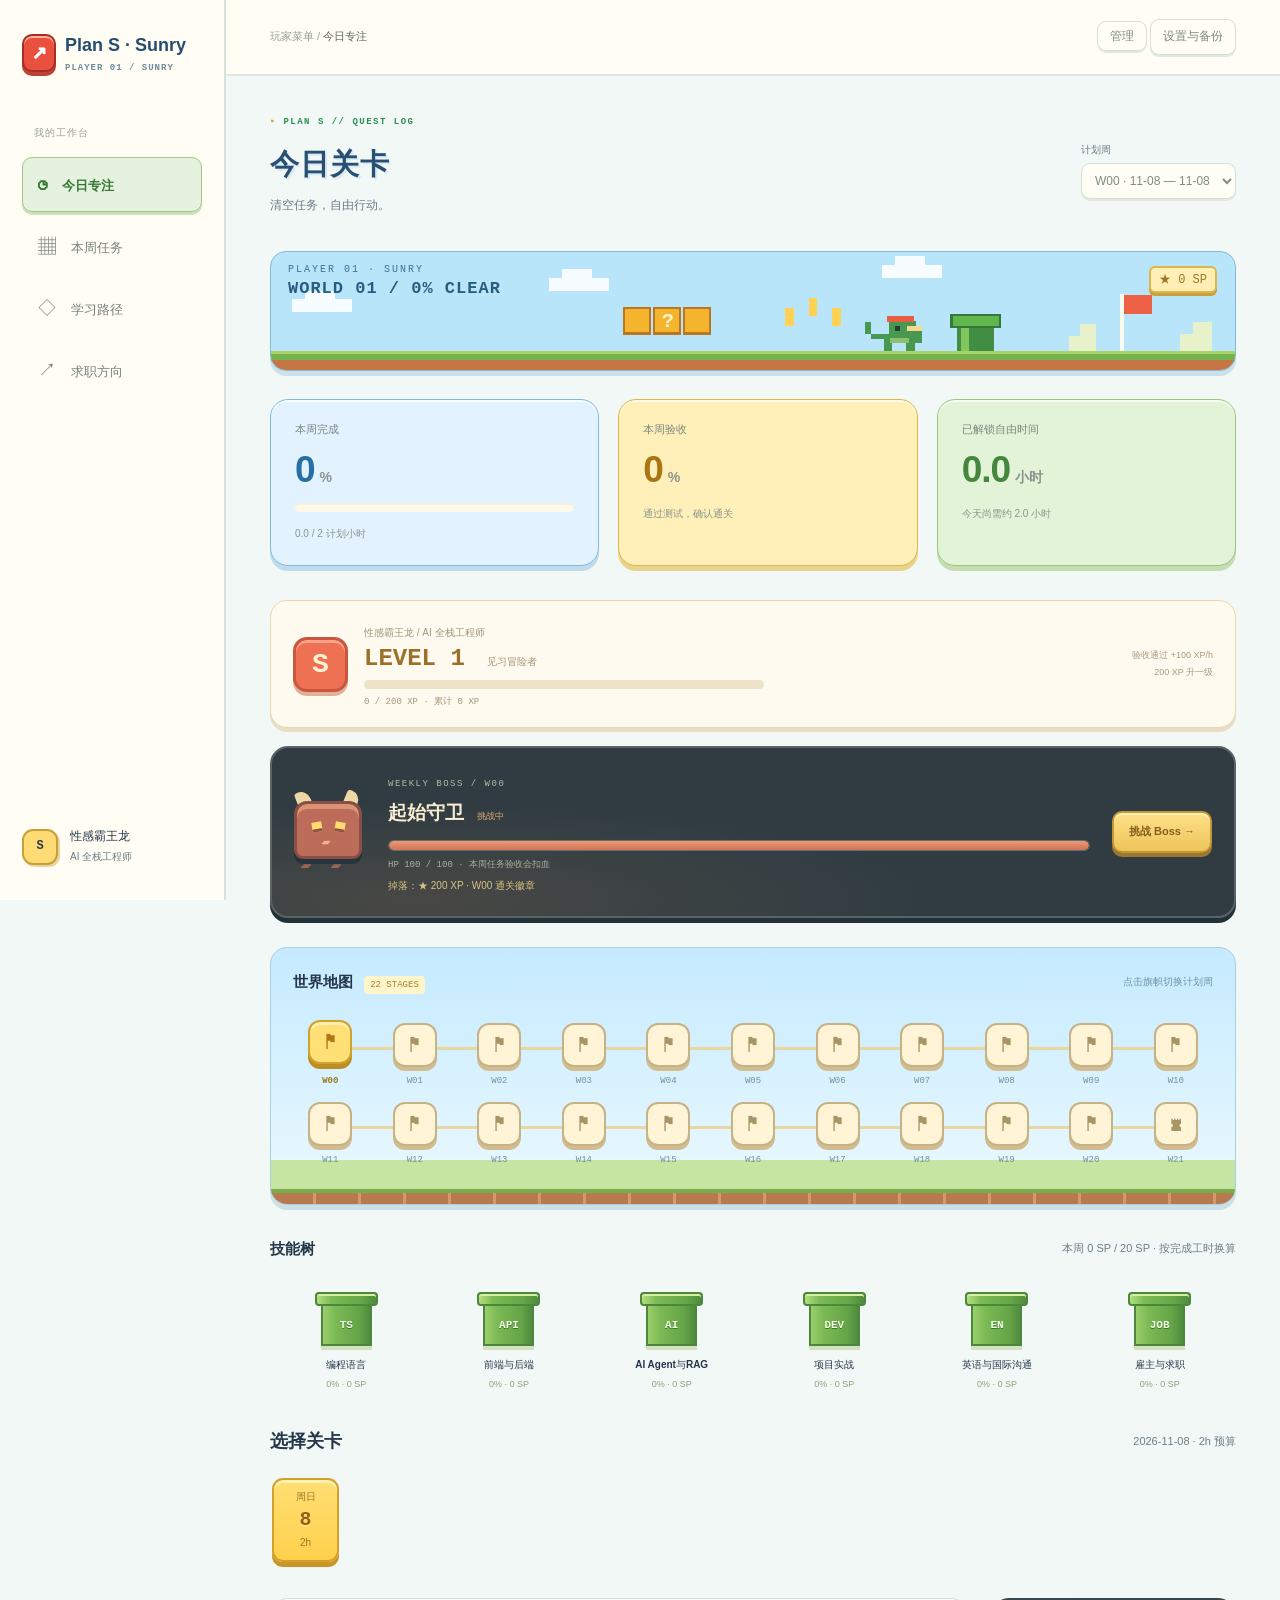
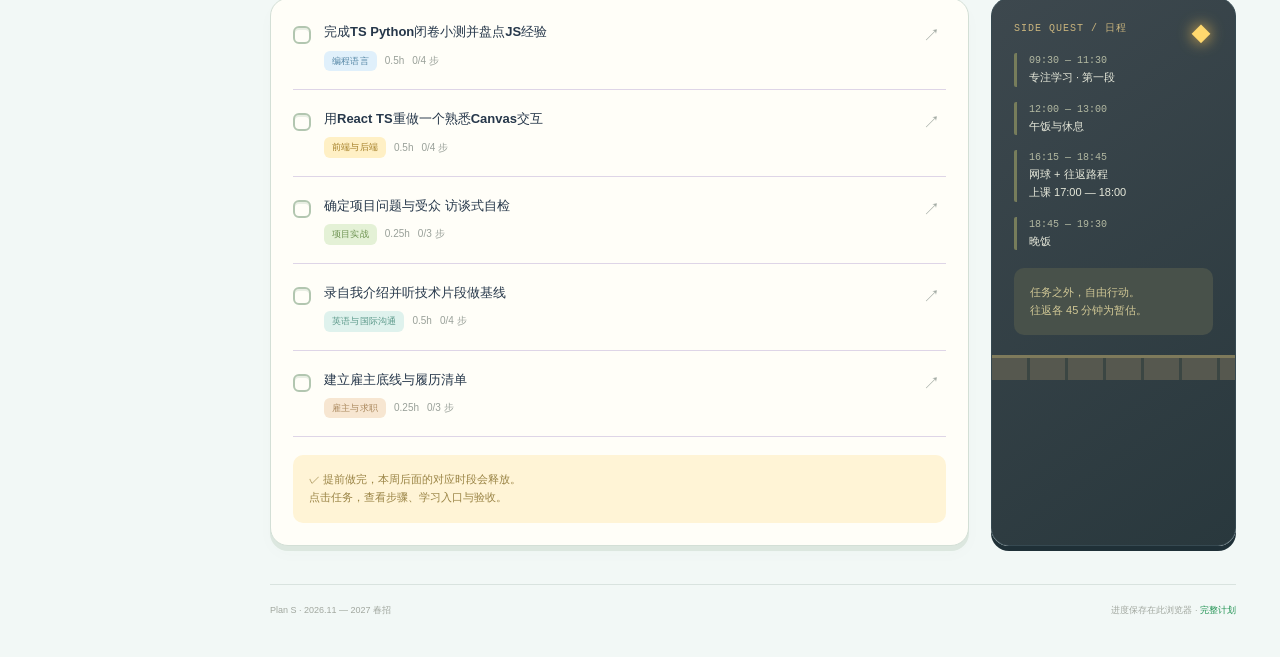
<file: index.html>
<!doctype html><html lang="zh-CN"><head><meta charset="utf-8"><meta name="viewport" content="width=device-width,initial-scale=1"><title>Plan S · Sunry</title><link rel="stylesheet" href="app.css"></head><body>
<aside><a class="brand" href="#"><span class="logo">↗</span> Plan S · Sunry<span class="tiny">PLAYER 01 / SUNRY</span></a><p class="navlabel">我的工作台</p><nav><button data-view="today" class="active">◷ <span>今日专注</span></button><button data-view="week">▦ <span>本周任务</span></button><button data-view="learn">◇ <span>学习路径</span></button><button data-view="career">↗ <span>求职方向</span></button></nav><div class="sidebottom"><div class="avatar">S</div><div>性感霸王龙<br><small>AI 全栈工程师</small></div></div></aside>
<main><header><span>玩家菜单 / <b id="crumb">今日专注</b></span><div><a class="ghost" href="#manage">管理</a> <button id="backup" class="ghost">设置与备份</button></div></header><div class="workspace"><div class="heading"><div><p class="eyebrow">PLAN S // QUEST LOG</p><h1 id="title">今日关卡</h1><p id="subtitle">清空任务，自由行动。</p></div><label class="weekpick">计划周<select id="week"></select></label></div>
<div class="questworld" aria-label="像素闯关场景"><div class="worldlabel">PLAYER 01 · SUNRY<b>WORLD 1 / FULL STACK</b></div><div class="worldcoin">● × SKILL</div><svg viewBox="0 0 1000 110" preserveAspectRatio="xMidYMax slice" aria-hidden="true"><g fill="#f6fcff"><path d="M310 24h12v-8h28v8h16v12h-56zM620 12h12V4h28v8h16v12h-56zM70 44h12v-8h28v8h16v12H70z"/></g><path d="M0 100h1000v10H0z" fill="#c67545"/><path d="M0 92h1000v9H0z" fill="#74b34b"/><path d="M0 92h1000v3H0z" fill="#a9d267"/><g fill="#f4b42e" stroke="#b87721" stroke-width="2"><path d="M380 52h24v24h-24zM408 52h24v24h-24zM436 52h24v24h-24z"/></g><text x="415" y="70" fill="#fff4c9" font-family="monospace" font-size="19" font-weight="bold">?</text><g fill="#ffd155"><path d="M530 52h8v17h-8zM552 43h8v17h-8zM574 52h8v17h-8z"/></g><path d="M690 67h35v25h-35z" fill="#418d43"/><path d="M685 59h45v11h-45z" fill="#62b64e" stroke="#34783a" stroke-width="2"/><path d="M694 71h7v21h-7z" fill="#83c65e"/><path d="M842 39h4v53h-4z" fill="#f8fcf0"/><path d="M846 40h26v18h-26z" fill="#ed6246"/><g fill="#e7f1ca"><path d="M795 92V78h10V67h15v25zM898 92V76h12V65h18v27z"/></g><g fill="#479951"><path d="M621 76h6V64h25v5h6v16h-7v7h-8v-7h-13v7h-8V81h-12v-5h-6V65h6v11z"/></g><path d="M632 69h5v5h-5z" fill="#243b38"/><path d="M644 69h14v5h-14z" fill="#f4d88e"/><path d="M628 80h17v5h-17z" fill="#8ac16a"/><path d="M625 60h25v5h-25z" fill="#e95d43"/></svg></div><div class="stats"><section><span>本周完成</span><strong id="percent">0<small>%</small></strong><div class="bar"><i id="progress"></i></div><small id="donecaption"></small></section><section><span>本周验收</span><strong id="accepted">0<small>%</small></strong><small>通过测试，确认通关</small></section><section class="sage"><span>已解锁自由时间</span><strong id="free">0<small>小时</small></strong><small id="freecaption">提前完成，即可释放学习时段</small></section></div>
<div id="content"></div><footer>Plan S · 2026.11 — 2027 春招 <span>进度保存在此浏览器 · <a href="legacy.html">完整计划</a></span></footer></div></main>
<dialog id="detail"><div class="dialoghead"><span class="eyebrow">TASK DETAILS</span><button id="close" class="ghost" aria-label="关闭">✕</button></div><div id="detailbody"></div></dialog><div id="toast" role="status"></div><script src="plan-data.js"></script><script src="app.js"></script></body></html>
</file>
<file: app.css>
:root{--ink:#222b2a;--muted:#7c8581;--line:#e6eae7;--green:#3d695b;--bg:#f6f7f4}*{box-sizing:border-box}body{margin:0;font:14px/1.6 -apple-system,BlinkMacSystemFont,"PingFang SC","Microsoft YaHei",sans-serif;background:var(--bg);color:var(--ink)}button,input,select,textarea{font:inherit}button,a,input,select{touch-action:manipulation}button{cursor:pointer}a{color:var(--green);text-decoration:none}button{border:0;background:none;color:inherit}aside{position:fixed;inset:0 auto 0 0;width:226px;background:#fff;border-right:1px solid var(--line);padding:33px 22px;display:flex;flex-direction:column}.brand{font-size:21px;font-weight:750;color:var(--ink);position:relative;padding-left:43px;line-height:1.3}.logo{position:absolute;left:0;top:1px;background:var(--green);color:white;border-radius:12px;width:34px;height:38px;display:grid;place-items:center;font-size:27px}.tiny{display:block;font-size:8px;letter-spacing:2px;color:var(--muted);margin-top:5px}.navlabel{font-size:10px;letter-spacing:2px;color:#9aa19c;margin:52px 12px 15px}nav{display:grid;gap:7px}nav button{text-align:left;padding:12px 15px;border-radius:9px;color:#79817e;font-size:18px}nav button span{font-size:13px;margin-left:10px}nav button.active{background:#eaf1ec;color:var(--green);font-weight:650}.sidebottom{margin-top:auto;display:flex;gap:12px;align-items:center;font-size:12px}.avatar{background:#eeeae0;border-radius:50%;width:36px;height:36px;display:grid;place-items:center;font-weight:700}.sidebottom small{font-size:10px;color:var(--muted)}main{margin-left:226px}header{height:76px;border-bottom:1px solid var(--line);display:flex;align-items:center;justify-content:space-between;padding:0 44px;font-size:11px;color:#9ba19d}header b{color:#5b6560;font-weight:500}.ghost{border:1px solid var(--line);border-radius:7px;background:white;padding:7px 12px;font-size:12px}.workspace{max-width:1250px;margin:auto;padding:39px 44px}.heading{display:flex;align-items:center;justify-content:space-between;gap:20px;margin-bottom:28px}.eyebrow{font-size:9px;font-weight:650;letter-spacing:2px;color:var(--green)}h1{font-size:29px;letter-spacing:-1px;margin:8px 0}h2{font-size:18px;margin:0}h3{font-size:15px;margin:4px 0 9px}p{margin:0 0 12px}.heading p:not(.eyebrow){color:var(--muted);font-size:12px}.weekpick{font-size:10px;color:var(--muted);display:grid;gap:5px}select{max-width:235px;border:1px solid var(--line);background:white;border-radius:8px;padding:9px;color:#535e58;font-size:12px}.stats{display:grid;grid-template-columns:1.1fr 1fr 1fr;gap:16px;margin-bottom:34px}.stats section{background:white;border:1px solid var(--line);border-radius:13px;padding:21px 24px;min-height:148px}.stats span{font-size:11px;color:#7d8780;display:block}.stats strong{font-size:37px;line-height:1.7;font-weight:550;display:block;letter-spacing:-1px}.stats strong small{font-size:14px;margin-left:5px;letter-spacing:0}.stats small{font-size:10px;color:#8b938e}.stats .sage{background:#eaf0e8;border-color:#e4eadf}.sage strong{color:var(--green)}.bar{height:5px;background:#edf0eb;border-radius:10px;margin:2px 0 9px;overflow:hidden}.bar i{display:block;height:100%;background:#72917d;border-radius:10px;transition:width .2s}.sectionhead{display:flex;justify-content:space-between;align-items:center;margin:0 0 19px;gap:15px}.sectionhead small{color:var(--muted);font-size:11px}.days{display:flex;gap:7px;margin:18px 0 24px;overflow:auto}.day{flex:1;min-width:63px;border:1px solid var(--line);border-radius:10px;background:white;padding:9px 12px;text-align:center}.day small{display:block;color:var(--muted);font-size:10px}.day b{display:block;font-size:17px;font-weight:500}.day.active{background:var(--green);color:white;border-color:var(--green)}.day.active small{color:#dbe8df}.layout{display:grid;grid-template-columns:minmax(0,1fr) 245px;gap:22px}.panel{background:white;border:1px solid var(--line);border-radius:13px;padding:22px}.task{display:flex;gap:13px;padding:18px 0;border-bottom:1px solid #edf0eb;align-items:flex-start}.task:last-child{border:0;padding-bottom:0}.task:first-child{padding-top:0}.check{appearance:none;width:19px;height:19px;flex:0 0 19px;border:1.5px solid #cbd3cd;border-radius:6px;margin:5px 0;cursor:pointer}.check:checked{background:var(--green);border-color:var(--green)}.check:checked:after{content:'✓';display:block;color:white;text-align:center;font-size:12px;line-height:16px}.taskbody{min-width:0;flex:1}.tasktitle{display:block;text-align:left;padding:0;font-size:13px;font-weight:550;line-height:1.65}.task.done .tasktitle{text-decoration:line-through;color:#929a93}.meta{display:flex;gap:8px;align-items:center;margin-top:8px;flex-wrap:wrap;font-size:10px;color:#99a099}.badge{background:#edf1f7;color:#677c9b;padding:2px 7px;border-radius:4px}.badge.c1{background:#f3eee7;color:#a28865}.badge.c2{background:#eeeafa;color:#8b77a6}.badge.c3{background:#e8f0e9;color:#6c8b73}.badge.c4{background:#faeee8;color:#b28d73}.badge.c5{background:#f0edf0;color:#917c91}.arrow{font-size:17px;color:#a2aaa3}.note{font-size:11px;color:var(--muted)}.minihead{font-size:10px;color:#9da39d;letter-spacing:1px;margin-bottom:16px}.schedule{display:grid;gap:15px;font-size:11px}.schedule div{border-left:2px solid #e4e9e2;padding-left:12px}.schedule time{color:#9a9f98;font-size:10px;display:block}.callout{margin-top:18px;padding:16px;border-radius:9px;background:#f4f5ef;font-size:11px;color:#7d856e}.filter{display:flex;gap:6px;flex-wrap:wrap;margin-bottom:20px}.filter button{font-size:11px;padding:6px 12px;border:1px solid var(--line);border-radius:20px;background:white}.filter button.active{background:var(--ink);color:white;border-color:var(--ink)}.modules{display:grid;grid-template-columns:repeat(2,minmax(0,1fr));gap:16px}.module{padding:23px;background:white;border:1px solid var(--line);border-radius:12px}.module .bar{margin-top:18px}.resources{display:grid;gap:12px}.resource{display:block;padding:16px 18px;border:1px solid var(--line);border-radius:9px;background:white;font-size:12px}.resource small{display:block;color:var(--muted);margin-top:4px}.route{padding:22px;border:1px solid var(--line);background:white;border-radius:12px;margin-bottom:15px}.route p{font-size:12px;color:var(--muted)}.route a{display:block;font-size:12px;padding:10px 0;border-top:1px solid var(--line)}footer{margin-top:38px;padding-top:18px;border-top:1px solid var(--line);font-size:9px;color:#a1a79f;display:flex;justify-content:space-between;gap:10px}dialog{border:0;border-left:1px solid var(--line);margin:0 0 0 auto;height:100dvh;max-height:100dvh;width:520px;max-width:100%;padding:30px;color:var(--ink);box-shadow:-15px 0 60px #0001}dialog::backdrop{background:#1b292450;backdrop-filter:blur(2px)}.dialoghead{display:flex;justify-content:space-between;align-items:center;margin-bottom:20px}dialog h2{font-size:21px;margin-bottom:20px}dialog h3{margin-top:25px}dialog p{font-size:12px;color:#7a857c}dialog label{display:block;font-size:12px;margin:15px 0}dialog input[type=text],dialog textarea{width:100%;border:1px solid var(--line);border-radius:7px;padding:10px;margin-top:6px;background:#fafbf8}dialog textarea{min-height:85px}dialog .step{padding:14px 0;border-bottom:1px solid var(--line);font-size:12px}.step input{accent-color:var(--green);margin-right:8px}.step p{margin:8px 0;font-size:11px}.primary{background:var(--green);color:white;border-radius:8px;padding:10px 16px}.muted{color:var(--muted)}#toast{position:fixed;bottom:30px;left:50%;transform:translateX(-50%);padding:10px 20px;border-radius:9px;background:var(--ink);color:white;font-size:12px;display:none;z-index:5}:focus-visible{outline:2px solid #91aa99;outline-offset:3px}
@media(min-width:1450px){.workspace{padding-top:55px}}@media(max-width:1050px){aside{width:185px;padding:30px 15px}main{margin-left:185px}.workspace{padding:30px 25px}header{padding:0 25px}.layout{grid-template-columns:1fr}.schedule{grid-template-columns:repeat(2,1fr)}.stats section{padding:17px}.stats strong{font-size:31px}}@media(max-width:650px){aside{position:fixed;inset:auto 0 0;width:100%;height:70px;padding:0 8px;border:0;border-top:1px solid var(--line);z-index:3}.brand,.navlabel,.sidebottom{display:none}nav{display:flex;justify-content:space-around;height:100%;gap:0}nav button{text-align:center;padding:6px 12px;font-size:19px;border-radius:0}nav button span{display:block;margin:0;font-size:10px}nav button.active{background:none;color:var(--green)}main{margin:0;padding-bottom:70px}header{height:55px;padding:0 20px}.workspace{padding:26px 20px}.heading{align-items:flex-start;flex-direction:column;gap:4px;margin-bottom:20px}h1{font-size:25px}.eyebrow{font-size:8px}.weekpick{display:block;width:100%}.weekpick select{margin-left:10px;font-size:10px;padding:5px 8px;max-width:85%}.stats{gap:7px;margin-bottom:26px}.stats section{padding:12px 10px;min-height:115px;border-radius:10px}.stats span{font-size:9px}.stats strong{font-size:27px}.stats strong small{font-size:11px}.stats small{font-size:8px}.stats section:nth-child(2)>small{display:none}.stats .bar{height:4px}.stats .sage span{font-size:8px}.sectionhead h2{font-size:16px}.sectionhead small{font-size:9px}.days{gap:5px;margin-top:12px}.day{min-width:35px;padding:8px 3px}.day b{font-size:15px}.day small{font-size:8px}.panel{padding:17px}.tasktitle{font-size:12px}.modules{grid-template-columns:1fr}.schedule{font-size:10px}footer{font-size:8px;flex-direction:column}.dialoghead{margin-bottom:15px}dialog{padding:24px}.layout{gap:14px}}
/* A lighter, colorful personal workspace */
:root{--green:#7756d8;--bg:#faf8ff;--ink:#302749;--muted:#91869f;--line:#ece5f5}body{background:radial-gradient(ellipse at 85% 0,#ffe8e9 0,transparent 38%),radial-gradient(ellipse at 45% 65%,#e9f5ff 0,transparent 45%),#faf8ff}.logo{background:linear-gradient(145deg,#a48afa,#ed9ebd)}nav button.active{background:#f0e8ff;color:#7756d8}.stats section{border:0;box-shadow:0 5px 22px #61448e05;background:#f0eaff}.stats section:nth-child(2){background:#ffeddf}.stats .sage{background:#e2f4e9}.sage strong{color:#469976}.bar i{background:linear-gradient(90deg,#ac8ff4,#ecb0d3)}.day.active{background:#9471e2;border-color:#9471e2}.check:checked{background:#a088de;border-color:#a088de}.badge{background:#ede5ff;color:#8a63ca}.badge.c1{background:#ffebd5;color:#c28b42}.badge.c2{background:#f9e0f2;color:#ba6aa1}.badge.c3{background:#dff3e8;color:#529d76}.badge.c4{background:#e0f0ff;color:#5c96c2}.badge.c5{background:#ffe5e8;color:#bd798a}.callout{background:#fff4d8;color:#a38a4b}.module{border-top:4px solid #cab7f5}.module:nth-child(2){border-top-color:#f4c894}.module:nth-child(3){border-top-color:#eca8d2}.module:nth-child(4){border-top-color:#a4d7bc}.module:nth-child(5){border-top-color:#a8ceec}.module:nth-child(6){border-top-color:#eeb5bd}.panel,.route,.module{box-shadow:0 5px 25px #75559c04}.primary{background:#9674dc}.brand{color:#75618e}.filter button.active{background:#aa8be1;border-color:#aa8be1}.heading h1{color:#675084}h1{letter-spacing:0}.stats strong{font-weight:650}

.quietsettings{display:flex;justify-content:space-between;align-items:center;gap:16px;margin-top:28px;padding:14px 2px;border-top:1px solid var(--line);color:#a49aad;font-size:11px}.quietsettings button{padding:4px 0;font-size:11px;color:#9a8caa}.quietsettings button:hover{color:#7756d8;text-decoration:underline}
/* Compact date picker: never stretch a single day across the page. */
.days{gap:10px;padding:2px 0 5px;margin:16px 0 23px}.day{flex:0 0 68px;min-width:68px;padding:9px 8px;border-radius:12px;background:#ffffffb8;border:1px solid #ebe5f2;transition:background .15s,border-color .15s}.day small{font-size:10px;color:#a094ad}.day b{font-size:20px;line-height:1.5;font-weight:600;color:#655874}.day.active{background:#eee6ff;border-color:#c8b4ed;color:#7960aa;box-shadow:0 2px 7px #9471e20b}.day.active small{color:#9c84bf}.day.active b{color:#7958ae}.day:hover{border-color:#c8b4ed;background:#f3edfc}@media(max-width:650px){.days{gap:7px}.day{flex:0 0 43px;min-width:43px;padding:8px 3px;border-radius:10px}.day b{font-size:17px}.day small{font-size:9px}}
/* PLAN S — pixel quest edition, no remote fonts or assets. */
:root{--ink:#302b49;--muted:#827b96;--green:#7254ba;--line:#ded7e9;--bg:#f4f1fa}body{background-color:#f4f1fa;background-image:linear-gradient(#8273a008 1px,transparent 1px),linear-gradient(90deg,#8273a008 1px,transparent 1px);background-size:20px 20px}aside{background:#fffcf5;border-right:2px solid #d9d0e4}header{background:#fffcf580;border-bottom:2px solid #e3dbea}.logo{border-radius:0;background:#b397e6;border:2px solid #705796;box-shadow:3px 3px 0 #dccded;font-family:monospace;font-size:25px}.brand{font-size:18px;color:#554473}.tiny{font-family:monospace;font-size:9px;letter-spacing:1px}.navlabel,.eyebrow,.minihead{font-family:ui-monospace,SFMono-Regular,Consolas,monospace;letter-spacing:1px}.eyebrow:before{content:'▸ ';color:#c28a4f}nav button{border-radius:0;border:1px solid transparent}nav button.active{background:#ede4fc;border:1px solid #bfa9dc;box-shadow:3px 3px 0 #e0d3ef}h1{font-size:29px;letter-spacing:1px;text-shadow:2px 2px 0 #e5d9f1}.heading h1{color:#594471}.stats{gap:19px}.stats section{border-radius:0;border:2px solid #baa6d1;box-shadow:4px 4px 0 #e1d6ed;background:#eee4fd;position:relative}.stats section:nth-child(2){background:#fff0d9;border-color:#d4b58b;box-shadow:4px 4px 0 #eee0c8}.stats .sage{background:#e0f2e6;border-color:#a2c7ad;box-shadow:4px 4px 0 #d1e6d8}.stats strong{font-family:ui-monospace,SFMono-Regular,Consolas,monospace;font-weight:800;letter-spacing:-2px}.stats strong small{letter-spacing:0}.bar{height:8px;border:1px solid #d2c5e0;border-radius:0;background:#fcf9ff;overflow:hidden}.bar i{border-radius:0;background:repeating-linear-gradient(90deg,#a78ad5 0,#a78ad5 9px,#c8b2e8 9px,#c8b2e8 11px);transition:width .15s steps(8)}.panel,.module,.route{border-radius:0;border:2px solid #d1c5df;background:#fffefa;box-shadow:4px 4px 0 #e4dced}.module{border-top:5px solid #bda5df}.module:nth-child(2){border-top-color:#e2bd85}.module:nth-child(3){border-top-color:#dfa4c7}.module:nth-child(4){border-top-color:#9cc9b0}.module:nth-child(5){border-top-color:#9ebfda}.task{border-bottom:1px dashed #ded5e7}.check{border-radius:0;border:2px solid #bfb3ca;width:18px;height:18px;flex-basis:18px}.check:checked{background:#a58bc9;border-color:#846aab;box-shadow:2px 2px 0 #e5dcee}.check:checked:after{font-family:monospace;line-height:14px}.badge{border-radius:0;border:1px solid #0000000b;font-size:9px;letter-spacing:.2px}.day{border-radius:0;border:2px solid #ded4e9;box-shadow:2px 2px 0 #e6dfee;background:#fffdf8}.day b{font-family:ui-monospace,Consolas,monospace}.day.active{background:#ede2ff;border-color:#ae91d0;box-shadow:3px 3px 0 #d9c9eb}.day:hover{border-color:#ae91d0}.days{padding-bottom:7px}.ghost,select,.filter button,.primary,dialog input[type=text],dialog textarea{border-radius:0}.ghost{border:1px solid #d5c9e2;background:#fffdf8;color:#8c7e9e}.filter button{border:1px solid #d6cbe1;background:#fffdf8}.filter button.active{background:#aa91cc;border-color:#8e73b1;box-shadow:2px 2px 0 #dfd1ed}.callout{border-radius:0;background:#fff5dc;border:1px dashed #d8c695;color:#9c8656}.avatar{border-radius:0;background:#e7d8f4;border:2px solid #b59bcf;box-shadow:2px 2px 0 #e4d7ed;font-family:monospace}.schedule div{border-left:3px solid #d9c9e8}.schedule time{font-family:ui-monospace,monospace}dialog{background:#fffdf9;border-left:3px solid #bca3d4}.primary{background:#a88acc;border:2px solid #8c6dad;box-shadow:3px 3px 0 #e5d7ef}.primary:active{transform:translate(2px,2px);box-shadow:1px 1px 0 #e5d7ef}.quietsettings{border-top-style:dashed}.quietsettings button{color:#a397ad;font-size:10px}footer{border-top-style:dashed}.sidebottom small{font-size:10px}.brand .tiny{max-width:140px}.stats section:after{content:'▪ ▪ ▪';position:absolute;top:7px;right:9px;font-size:8px;letter-spacing:2px;color:#b8a4cf}.stats section:nth-child(2):after{color:#d5b37f}.stats section:nth-child(3):after{color:#94b9a0}@media(max-width:650px){h1{font-size:25px}.stats{gap:9px}.stats section{padding:15px 9px 10px;border-radius:0;box-shadow:3px 3px 0 #e1d6ed}.stats section:nth-child(2){box-shadow:3px 3px 0 #eee0c8}.stats .sage{box-shadow:3px 3px 0 #d1e6d8}.stats strong{font-size:27px}.stats section:after{font-size:6px;top:1px;right:3px}.day{border-radius:0}.panel{padding:16px}.workspace{padding:26px 18px}aside{border-top:2px solid #d9c9e8;border-right:0}nav button.active{box-shadow:none;border:0;border-top:3px solid #ac8cd1;background:#f0e7fb}nav button{border:0;border-top:3px solid transparent}.module{padding:19px}}
/* World 1: bright platform-game palette */
:root{--ink:#26374a;--muted:#6b7d87;--green:#209252;--line:#d9e3df;--bg:#f5faf8}body{background:#f3f8f5;background-image:none}aside{background:#fffdf4;border-color:#d6e3dd}header{background:#fffdf4;border-color:#dce7df}.logo{background:#e9513e;border-color:#a92d27;box-shadow:3px 3px 0 #f3c4a8;color:#fff}.brand{color:#264d70}.tiny{color:#6d8d9d}.heading h1{color:#294f72;text-shadow:2px 2px 0 #d9eaf2}.eyebrow{color:#2f8d53}.eyebrow:before{color:#dc9b16}nav button.active{background:#e4f2df;border-color:#9ecb83;color:#367834;box-shadow:3px 3px 0 #d6e8c8}.stats section{background:#e2f3ff;border-color:#82badd;box-shadow:4px 4px 0 #c6e0ee}.stats section:nth-child(2){background:#fff0b9;border-color:#dfb649;box-shadow:4px 4px 0 #eddfa4}.stats .sage{background:#e3f3d7;border-color:#9bc67e;box-shadow:4px 4px 0 #d0e5bf}.stats strong{color:#2870a4}.stats section:nth-child(2) strong{color:#a97515}.sage strong{color:#44863e}.stats section:after{color:#79b3d5}.stats section:nth-child(2):after{color:#d5b147}.stats section:nth-child(3):after{color:#8ebb72}.bar{border-color:#c9d7c1;background:#f7fbf0}.bar i{background:repeating-linear-gradient(90deg,#5da64a 0,#5da64a 9px,#9bc970 9px,#9bc970 11px)}.panel,.route,.module{background:#fffef8;border-color:#d3dfd6;box-shadow:4px 4px 0 #e0e9df}.module{border-top-color:#69add6}.module:nth-child(2){border-top-color:#e7bc49}.module:nth-child(3){border-top-color:#e2826b}.module:nth-child(4){border-top-color:#92bd69}.module:nth-child(5){border-top-color:#6abcc0}.day{background:#fffdf4;border-color:#dbe0ce;box-shadow:2px 2px 0 #e4e8d8}.day.active{background:#ffe99a;border-color:#d7ac35;box-shadow:3px 3px 0 #ead48c}.day.active b{color:#956b12}.day.active small{color:#a18439}.day:hover{background:#fff0b8;border-color:#d8ba60}.check{border-color:#b2c6b0}.check:checked{background:#64a24a;border-color:#438332;box-shadow:2px 2px 0 #d7e6c7}.badge{background:#e0f0fb;color:#5486a5}.badge.c1{background:#fff0c5;color:#a37d24}.badge.c2{background:#ffe0d5;color:#b87357}.badge.c3{background:#e4f1d6;color:#6c9250}.badge.c4{background:#dff2ed;color:#5c998a}.badge.c5{background:#f7e6d1;color:#aa885d}.callout{background:#fff4cd;border-color:#d4bd6d;color:#9a8445}.ghost,select{background:#fffef6;border-color:#d9e1d4;color:#7f8e7c}.filter button{background:#fffef8;border-color:#d6e2d2}.filter button.active,.primary{background:#64a64d;border-color:#4e873d;box-shadow:2px 2px 0 #d8e7c9}.avatar{background:#ffdb76;border-color:#c8a03b;box-shadow:2px 2px 0 #e9d5a0}.schedule div{border-color:#b9d3a2}.quietsettings button{color:#96a18e}dialog{border-color:#bad0a8;background:#fffef8}.questworld{height:110px;position:relative;overflow:hidden;margin:-4px 0 27px;border:2px solid #85b9d8;background:#b9e5fa;box-shadow:4px 4px 0 #d7e8e8}.questworld svg{width:100%;height:100%;display:block;shape-rendering:crispEdges}.worldlabel{position:absolute;top:12px;left:17px;color:#377496;font:10px ui-monospace,monospace;letter-spacing:2px}.worldlabel b{display:block;font-size:17px;color:#265e80;margin-top:4px;letter-spacing:1px}.worldcoin{position:absolute;right:18px;top:14px;font:12px ui-monospace,monospace;color:#9b7624;background:#ffefb5;border:2px solid #dcb84c;padding:3px 8px}@media(max-width:650px){.questworld{height:90px;margin:0 0 24px}.worldlabel{top:10px;left:11px;font-size:8px}.worldlabel b{font-size:13px}.worldcoin{font-size:10px;right:10px;top:10px}.stats section{box-shadow:3px 3px 0 #c6e0ee}.stats section:nth-child(2){box-shadow:3px 3px 0 #eddfa4}.stats .sage{box-shadow:3px 3px 0 #d0e5bf}nav button.active{background:#eaf4e0;border-top-color:#79ae5d;color:#49833a}}
/* Rounded game-menu surfaces and chunky toy-brick controls */
body{background:#f2f8f6}h1{text-shadow:none}.logo{border-radius:10px;box-shadow:0 4px 0 #bb4335,inset 0 2px 0 #ffb29a}.stats section,.panel,.module,.route{border-radius:18px;border-width:1px;box-shadow:0 5px 0 #dce7df,0 8px 18px #34624105}.stats section{box-shadow:0 5px 0 #bfdcec,inset 0 2px 0 #ffffffaa}.stats section:nth-child(2){box-shadow:0 5px 0 #e8d48d,inset 0 2px 0 #ffffffaa}.stats .sage{box-shadow:0 5px 0 #c4ddb2,inset 0 2px 0 #ffffffaa}.stats section:after{display:none}.stats strong{font-family:inherit;letter-spacing:-1px}.module{border-top-width:5px}.task{border-bottom-style:solid}.badge{border:0;border-radius:6px;padding:3px 8px}.check{border-radius:6px;box-shadow:inset 0 2px 0 #e8eee3;border-width:2px}.check:checked{box-shadow:0 2px 0 #438332,inset 0 1px 0 #a7d48b}.day{flex:0 0 67px;min-width:67px;border-radius:11px;border:2px solid #ddd9c6;background:linear-gradient(#fffdf3,#f7f3e6);box-shadow:0 4px 0 #d8d3bd,inset 0 2px 0 #fff;padding:9px 8px;margin-bottom:4px}.day.active{background:linear-gradient(#ffdf73,#ffd04d);border-color:#d3a128;box-shadow:0 5px 0 #c99528,inset 0 3px 0 #fff0b5}.day.active b{color:#936011;text-shadow:0 1px 0 #ffe8a1}.day.active small{color:#9e7425}.day:hover{background:#ffecad}.days{gap:12px;padding:3px 2px 9px}.bar{border-radius:6px;border:0;background:#fff9e9;box-shadow:inset 0 2px 0 #0000000a;height:9px}.bar i{border-radius:6px;background:linear-gradient(#87c360,#5ca042)}.ghost,select{border-radius:9px;border:1px solid #d6e0d7;box-shadow:0 2px 0 #e3e9df}.filter button{border-radius:9px}.filter button.active,.primary{border-radius:10px;box-shadow:0 4px 0 #438532,inset 0 2px 0 #b3d995;background:linear-gradient(#81bc5b,#65a64b)}nav button{border-radius:10px}nav button.active{border-radius:10px;box-shadow:0 3px 0 #cce0bc}.avatar{border-radius:11px}.callout{border-radius:10px;border:0;background:#fff4d6}.questworld{border-radius:16px;border-width:1px;box-shadow:0 5px 0 #cce1e8;height:120px}.eyebrow{letter-spacing:1.5px}.quietsettings,footer{border-top-style:solid}.schedule div{border-radius:2px}dialog{border-left-width:1px}dialog input[type=text],dialog textarea{border-radius:8px}.brand{line-height:1.35}.sidebottom{line-height:1.65}.minihead{color:#73918a}@media(max-width:650px){.stats section{border-radius:13px;box-shadow:0 4px 0 #bfdcec}.stats section:nth-child(2){box-shadow:0 4px 0 #e8d48d}.stats .sage{box-shadow:0 4px 0 #c4ddb2}.panel,.module,.route{border-radius:14px}.day{flex:0 0 42px;min-width:42px;padding:8px 3px;border-radius:9px}.days{gap:7px}.questworld{height:105px;border-radius:13px}nav button,nav button.active{border-radius:0}nav button.active{box-shadow:none}.logo{border-radius:9px}}
.worldmap{background:linear-gradient(#c5eaff 0,#e5f7ff 83%,#c5e6a3 83%);border:1px solid #a8cee0;border-radius:17px;padding:22px 22px 0;margin:0 0 26px;box-shadow:0 5px 0 #cbdfe6;overflow:hidden}.worldmap h2,.skillzone h2{font-size:15px}.maptag{font:9px ui-monospace,monospace;background:#fff5cb;color:#a8802b;padding:4px 6px;border-radius:4px;margin-left:7px}.worldmap .sectionhead small{font-size:10px;color:#7094a4}.mapnodes{display:grid;grid-template-columns:repeat(11,1fr);gap:16px 10px;padding:10px 0 24px}.mapnode{position:relative;display:flex;flex-direction:column;align-items:center;gap:5px;isolation:isolate;padding:0}.mapnode:before{content:'';position:absolute;left:50%;top:24px;width:calc(100% + 10px);height:3px;background:#e9d6a0;z-index:-1}.mapnode:nth-child(11n):before,.mapnode:last-child:before{display:none}.mapnode span{display:grid;place-items:center;width:44px;height:44px;border:2px solid #c5b387;border-radius:12px;background:#fff5d6;box-shadow:0 4px 0 #d1bd90;color:#a79566;font-size:22px}.mapnode b{font:9px ui-monospace,monospace;color:#7091a2;margin-top:4px}.mapnode.current span{background:#ffe077;border-color:#d2a22f;color:#b37712;box-shadow:0 5px 0 #be8e25,inset 0 3px 0 #fff0b0;transform:translateY(-3px)}.mapnode.current b{color:#9f771d;font-weight:bold}.mapnode.cleared span{background:#d0efb1;border-color:#8abb64;color:#52913a}.mapground{height:15px;background:repeating-linear-gradient(90deg,#b77a50 0,#b77a50 42px,#d49a65 42px,#d49a65 45px);border-top:4px solid #78ad4a;margin:0 -22px}.skillzone{margin:0 0 30px;padding:6px 0}.skilltiles{display:grid;grid-template-columns:repeat(6,1fr);gap:10px}.skilltile{display:flex;flex-direction:column;align-items:center;padding:12px 4px 0;position:relative}.pipehead{width:63px;height:14px;border:2px solid #4b883e;border-radius:4px;background:linear-gradient(90deg,#b5de7e,#7cbb55 24%,#65a746 75%,#4f8b3e);box-shadow:inset 0 2px 0 #d9efa6;z-index:1}.pipestem{width:51px;height:40px;background:linear-gradient(90deg,#9acf6a,#7bb954 28%,#65a447 77%,#4f8b3e);border:2px solid #4b883e;border-top:0;color:#f3ffe5;font:bold 11px/38px ui-monospace,monospace;text-shadow:0 1px #3e7332;box-shadow:0 4px 0 #d3e1c2}.skilltile b{font-size:10px;font-weight:550;margin-top:11px}.skilltile small{font-size:9px;color:#8ca17d;margin-top:4px}.skilltile:hover .pipehead{transform:translateY(-2px)}.layout>.panel:nth-child(2){background:linear-gradient(145deg,#3d484e,#29383d);border:1px solid #364951;color:#e6e8da;box-shadow:0 5px 0 #1f3037;position:relative;overflow:hidden}.layout>.panel:nth-child(2):before{content:'◆';display:block;color:#ffd86e;text-shadow:0 0 15px #ffc655;position:absolute;right:24px;top:19px;font-size:20px}.layout>.panel:nth-child(2):after{content:'';display:block;height:22px;margin:20px -22px -22px;background:repeating-linear-gradient(90deg,#56584f 0,#56584f 35px,#3b4643 35px,#3b4643 38px);border-top:3px solid #7e7a5b}.layout>.panel:nth-child(2) .minihead{color:#c9b47d;padding-right:25px}.layout>.panel:nth-child(2) .schedule time{color:#b3b9a2}.layout>.panel:nth-child(2) .schedule div{border-color:#777d5b}.layout>.panel:nth-child(2) .callout{background:#48514a;color:#d0c795}.worldcoin{border-radius:6px;box-shadow:0 3px 0 #c8a13a}.questworld{margin-bottom:28px}@media(max-width:650px){.worldmap{padding:16px 14px 0;border-radius:13px}.worldmap .sectionhead{align-items:flex-start;flex-direction:column;gap:4px}.mapnodes{grid-template-columns:repeat(6,1fr);gap:14px 7px}.mapnode span{width:34px;height:34px;border-radius:9px;font-size:18px}.mapnode:before{top:18px}.mapnode:nth-child(11n):before{display:block}.mapnode:nth-child(6n):before,.mapnode:last-child:before{display:none}.mapground{margin:0 -14px}.skilltiles{grid-template-columns:repeat(3,1fr);gap:10px}.skillzone .sectionhead{align-items:flex-start;flex-direction:column;gap:3px}.skillzone .sectionhead small{font-size:9px}.skilltile b{font-size:10px}.layout>.panel:nth-child(2):after{margin:16px -16px -16px}.maptag{font-size:8px}}
.playerhud{display:flex;align-items:center;gap:16px;margin:0 0 18px;padding:19px 22px;border-radius:17px;background:#fffaf0;border:1px solid #ead8aa;box-shadow:0 4px 0 #e8dec7}.playericon{height:55px;width:55px;flex:0 0 55px;display:grid;place-items:center;background:#ee7154;border:3px solid #c95740;border-radius:14px;color:#fff2d2;font:bold 28px monospace;box-shadow:inset 0 3px #ffa285,0 4px #dfb19b}.playerinfo{flex:1;min-width:0}.playerinfo small{font-size:10px;color:#a09578}.playerinfo h2{font:bold 24px ui-monospace,monospace;color:#9b7028;margin:3px 0 8px}.playerinfo h2 span{font:10px -apple-system,sans-serif;color:#a59574;margin-left:8px}.xpbar{height:9px;background:#ece3c9;border-radius:9px;overflow:hidden;max-width:400px}.xpbar i{display:block;background:linear-gradient(#f9d666,#eab53b);height:100%;border-radius:9px}.playerinfo p{font:9px ui-monospace,monospace;margin:6px 0 0;color:#a49573}.xphelp{font-size:9px;line-height:1.9;color:#a99c7d;text-align:right}.bossarena{background:radial-gradient(ellipse at 15% 90%,#77604b55,transparent 45%),#303c42;border:2px solid #596467;box-shadow:0 5px 0 #233238;border-radius:18px;padding:22px;display:flex;gap:22px;align-items:center;margin:0 0 29px;position:relative}.bossart{position:relative;width:72px;flex:0 0 72px;padding-top:10px}.bossface{position:relative;width:68px;height:58px;background:#bc6c59;border-radius:13px 13px 9px 9px;border:3px solid #884f47;box-shadow:inset 0 5px #d99373,0 5px #27343b;display:flex;justify-content:space-around;padding:18px 8px}.bossface i{width:10px;height:10px;background:#ffdc6f;border-bottom:3px solid #935045;transform:rotate(-10deg)}.bossface i:nth-child(2){transform:rotate(10deg)}.bossface b{position:absolute;bottom:1px;left:25px;color:#f1b58e;font-size:15px}.bosshorn{position:absolute;width:14px;height:20px;background:#edd8a6;top:0;border-radius:3px 10px 0 0}.bosshorn.left{left:3px;transform:rotate(-22deg)}.bosshorn.right{right:8px;transform:rotate(22deg)}.bossfeet{color:#9b6654;font-size:20px;letter-spacing:7px;margin-left:7px;height:15px;line-height:15px}.bossinfo{flex:1;min-width:0}.bossinfo>small{font:9px ui-monospace,monospace;letter-spacing:1.5px;color:#b1b9a5}.bossinfo h2{font-size:19px;color:#f8ecd1;margin:5px 0 12px}.bossinfo h2 span{font-size:9px;color:#deaa77;font-weight:400;margin-left:8px}.bosshealth{height:11px;background:#202d31;border:1px solid #61706b;border-radius:8px;overflow:hidden}.bosshealth i{display:block;height:100%;border-radius:8px;background:linear-gradient(#ec9b75,#cf7257);transition:width .3s}.bossinfo p{font:9px ui-monospace,monospace;color:#abafa1;margin:7px 0}.bossdrops{font-size:10px;color:#d7c183}.bossaction{flex-shrink:0;padding:10px 15px;border:2px solid #c39737;border-radius:10px;background:linear-gradient(#ffe18a,#edc458);box-shadow:0 4px 0 #9c772f,inset 0 2px #fff1b4;color:#855d1e;font-size:11px;font-weight:650}.bossclear .bossface{background:#729864;border-color:#58794c}.bossclear .bossinfo h2 span{color:#a4cf8d}.bossclear .bossinfo>small{color:#b6d79f}.bossclear .bossart{opacity:.65}@media(max-width:650px){.playerhud{padding:15px 13px;gap:12px}.playericon{width:43px;height:43px;flex-basis:43px;font-size:23px;border-radius:11px}.playerinfo h2{font-size:20px}.playerinfo small{font-size:8px}.playerinfo h2 span{font-size:8px}.xphelp{display:none}.bossarena{padding:19px 14px;gap:13px;flex-wrap:wrap}.bossart{transform:scale(.8);transform-origin:left center;flex-basis:57px;width:57px}.bossinfo h2{font-size:16px}.bossinfo>small{font-size:8px}.bossdrops{font-size:9px}.bossaction{margin-left:70px;font-size:10px;padding:7px 13px}.bossinfo p{font-size:8px}}
</file>
